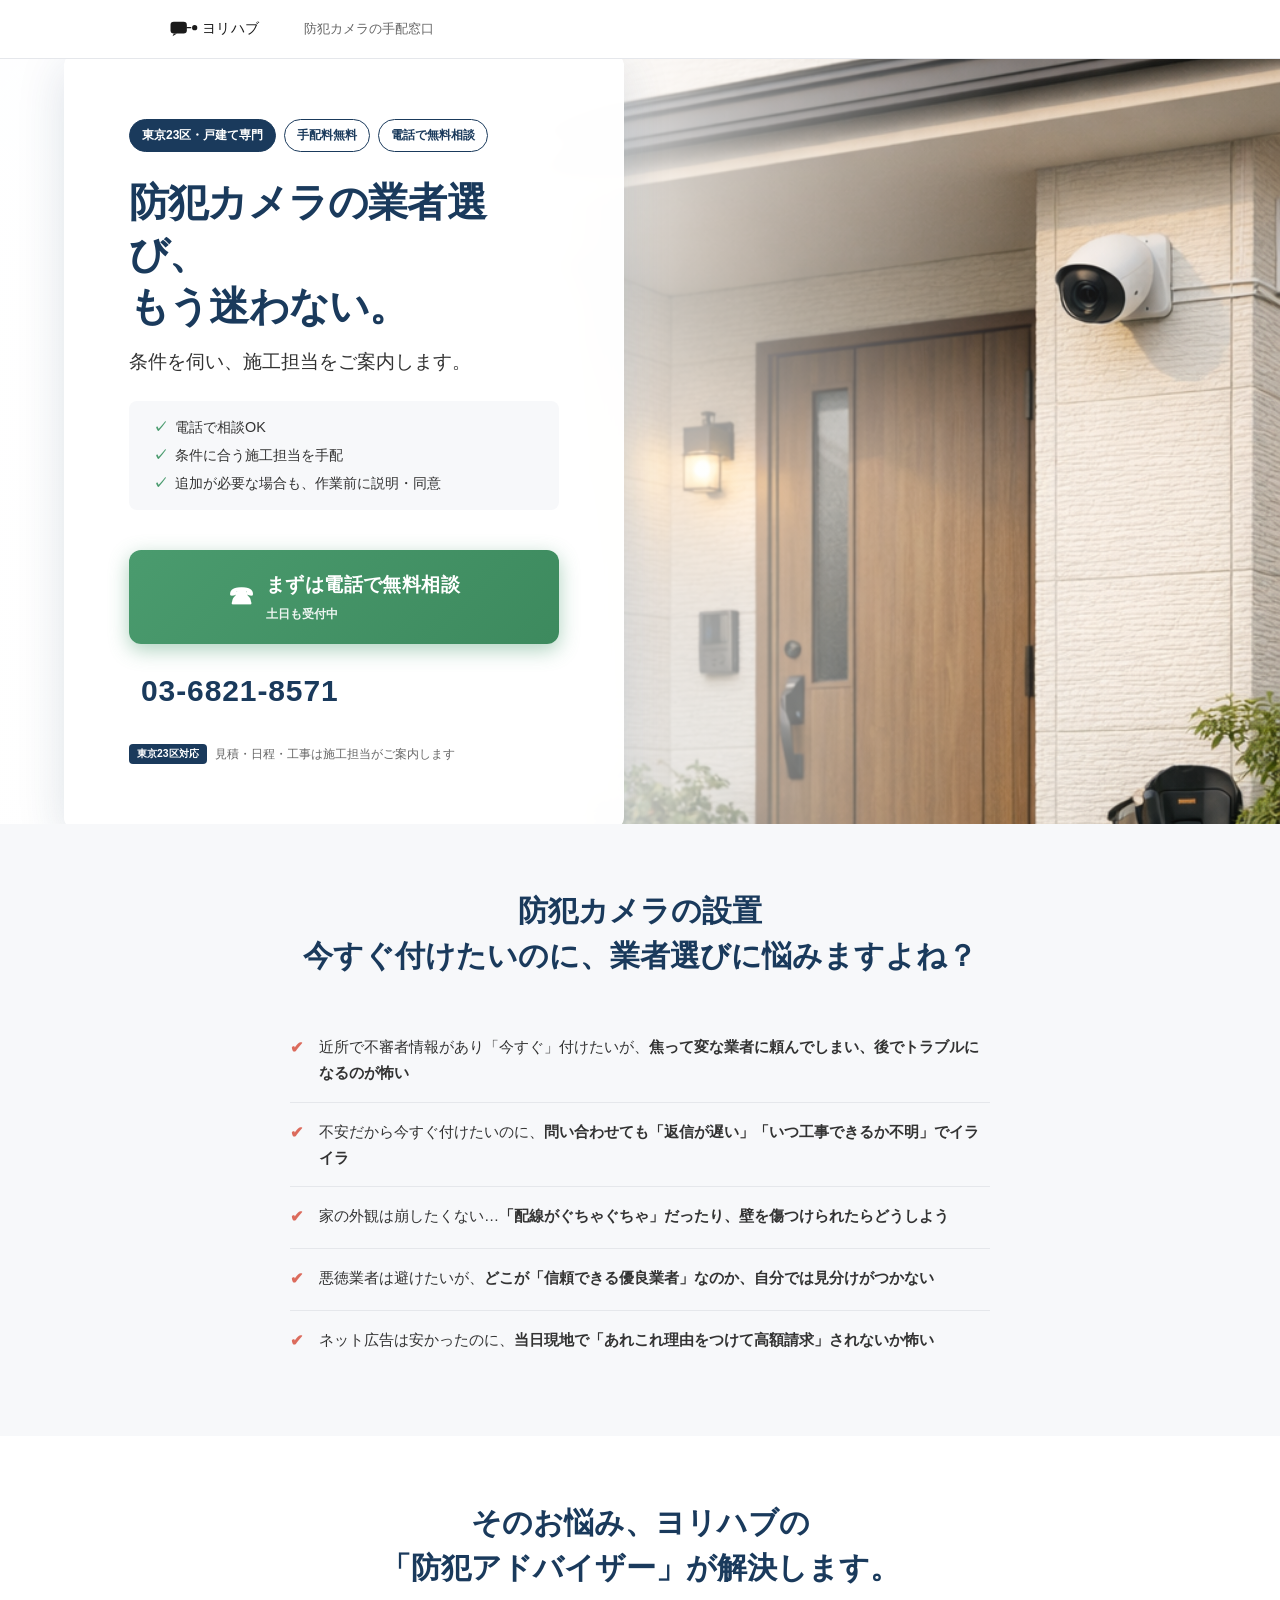
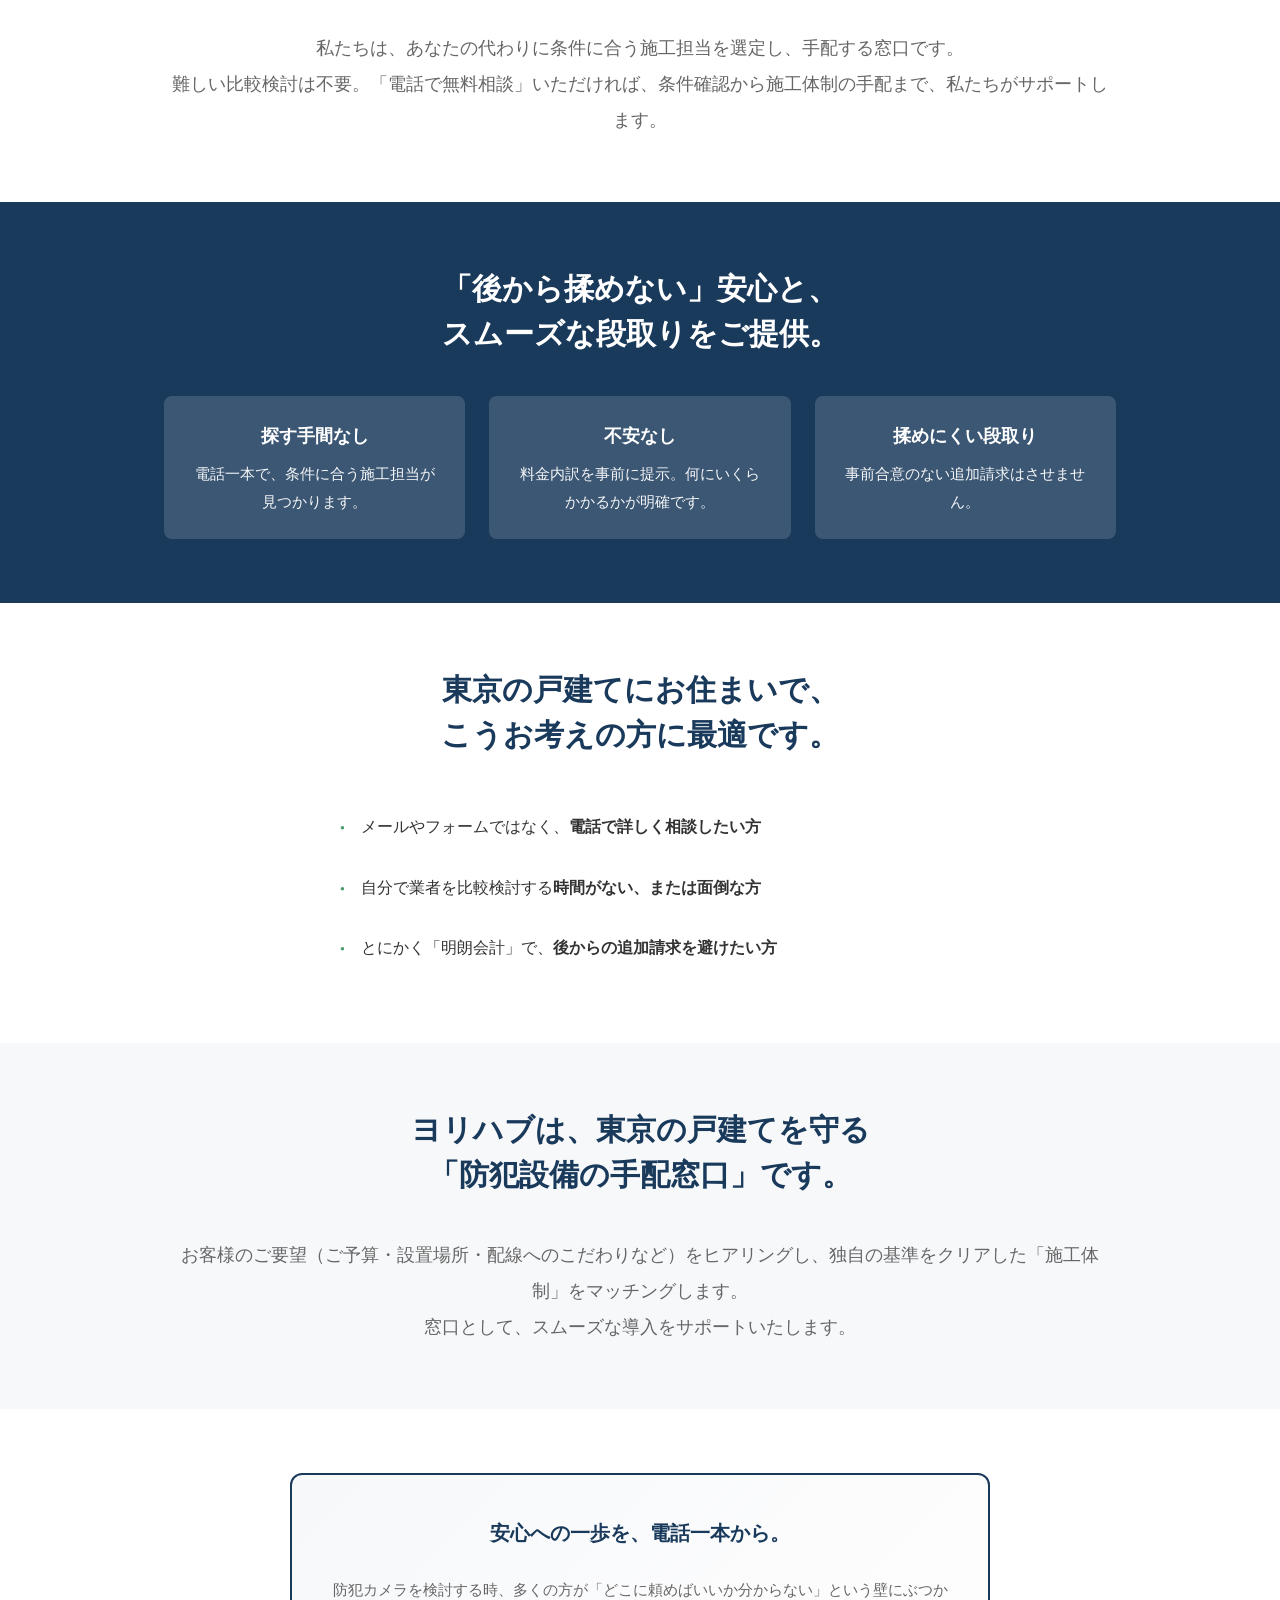
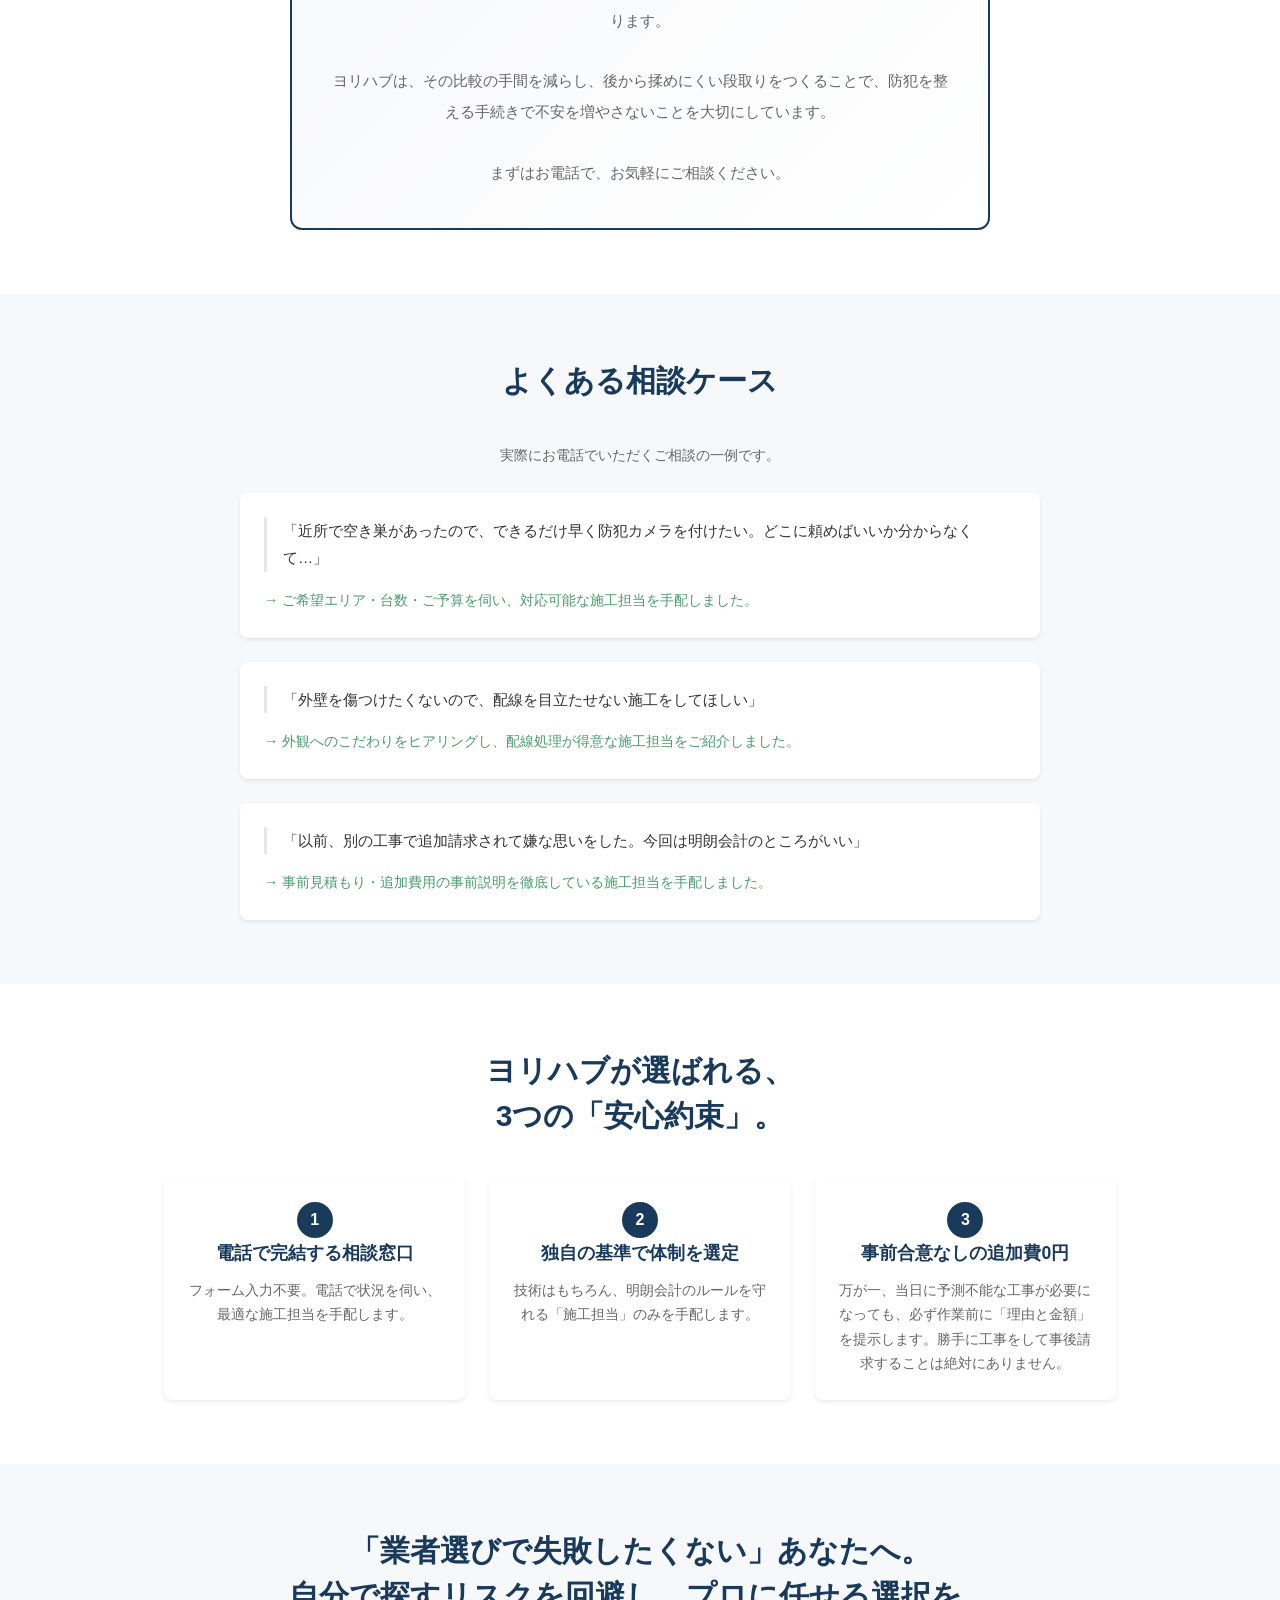
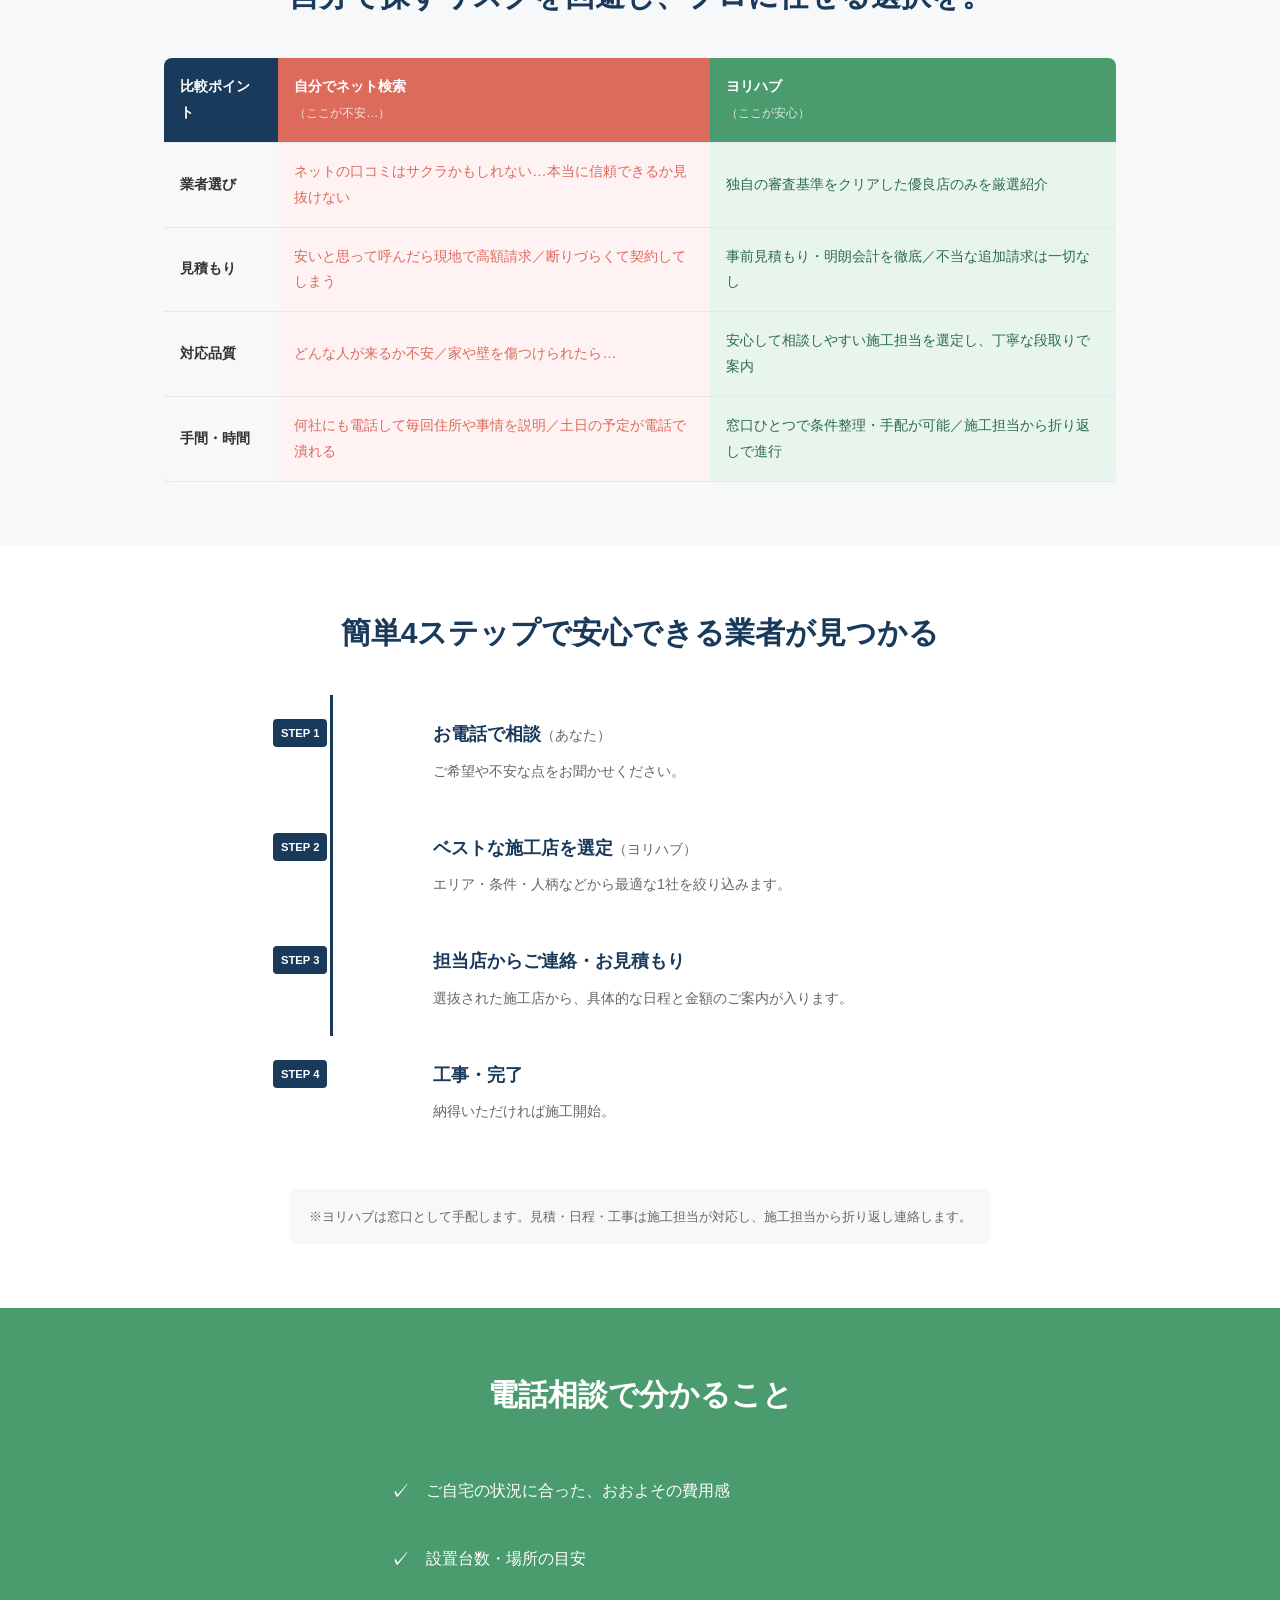
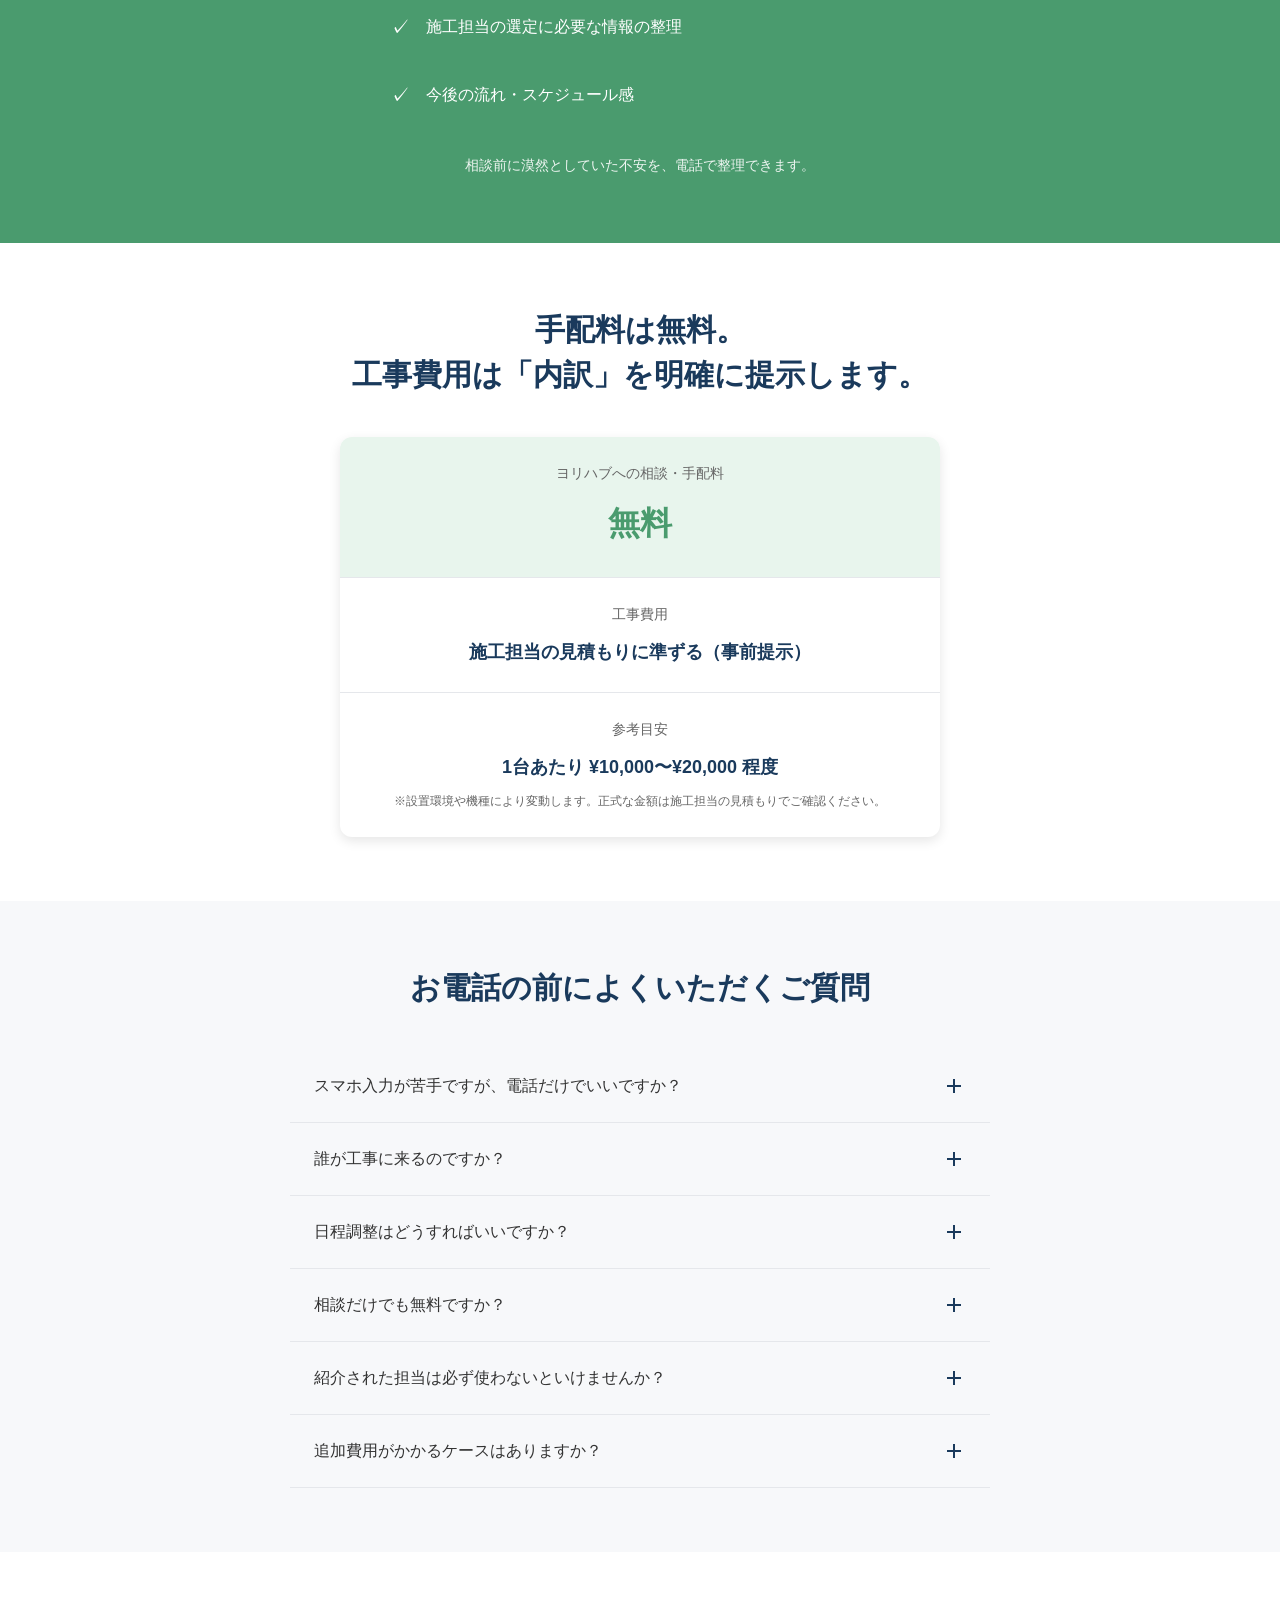
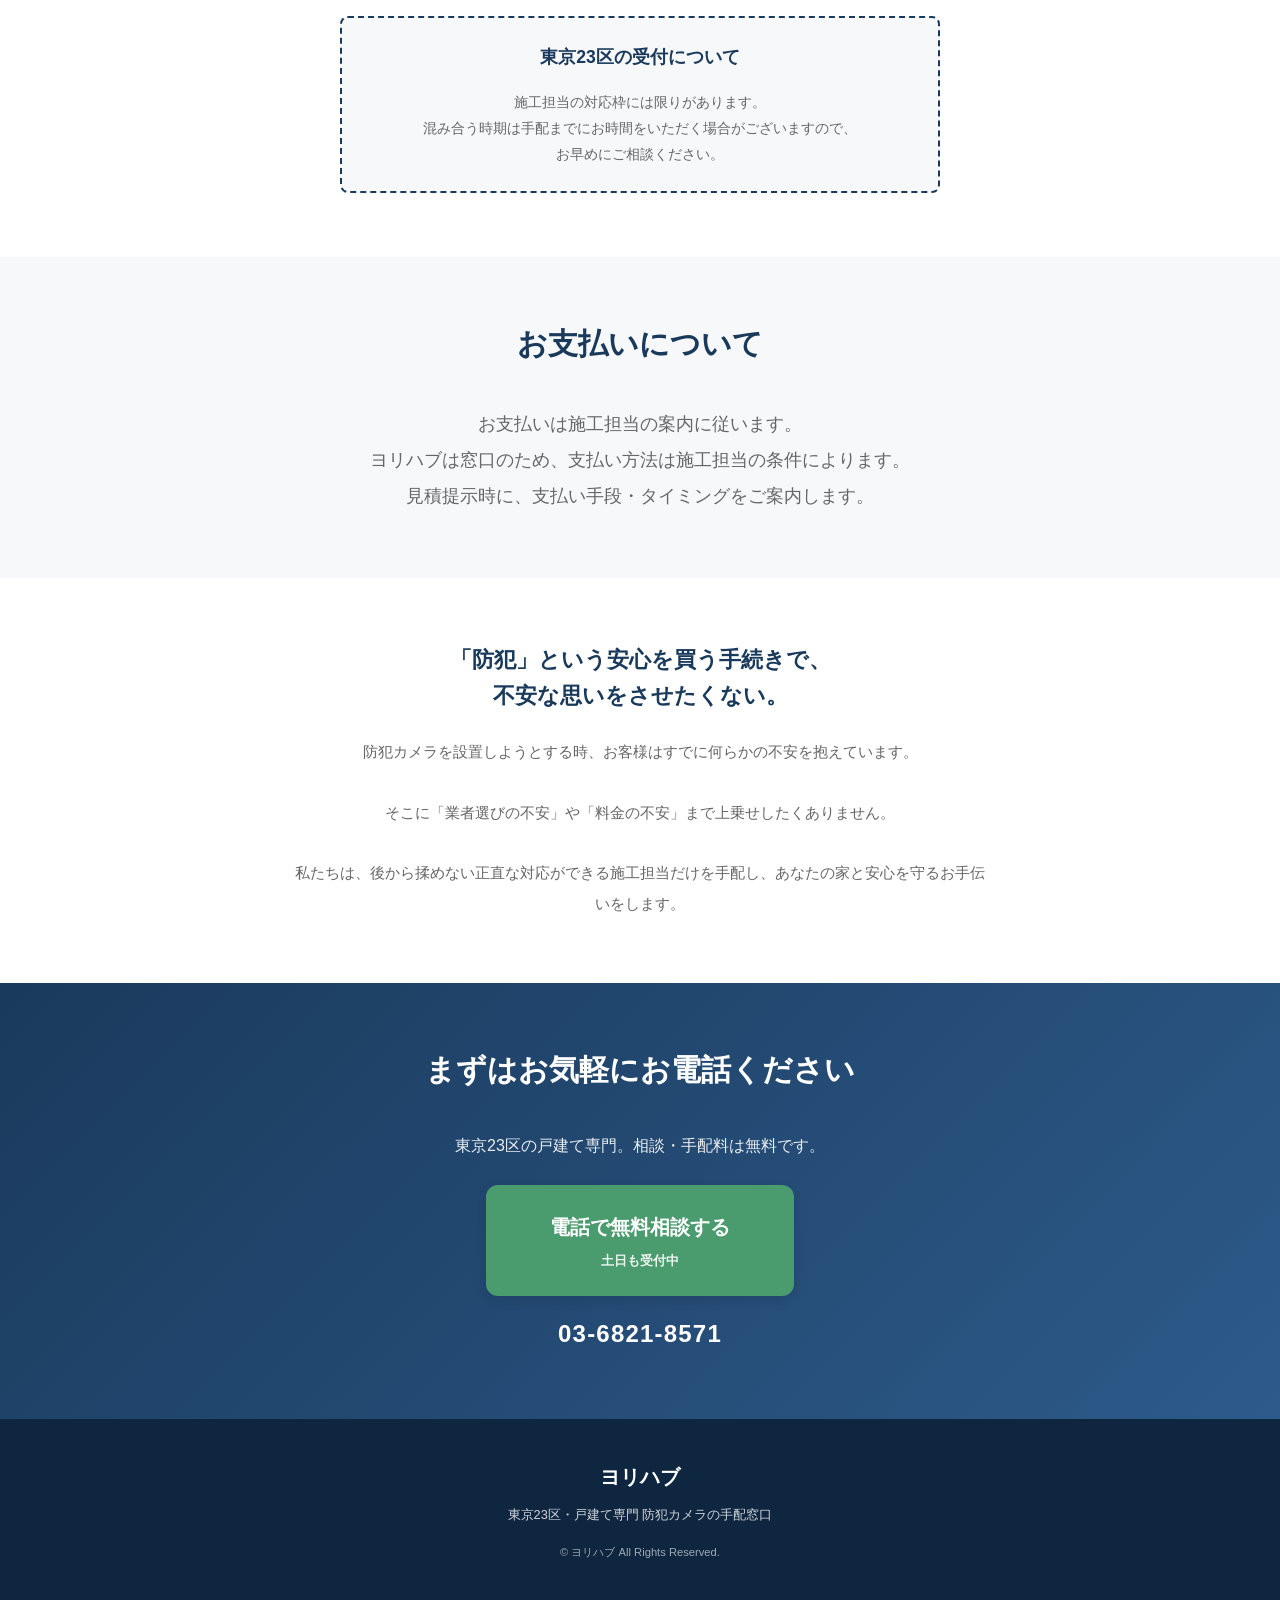
<file: index.html>
<!DOCTYPE html>
<html lang="ja">
<head>
  <meta charset="UTF-8">
  <meta name="viewport" content="width=device-width, initial-scale=1.0">
  <meta name="description" content="東京23区の戸建て向け防犯カメラ設置。電話一本で優良施工店を手配。ヨリハブは相談・手配料無料の窓口サービスです。">
  <title>ヨリハブ｜東京23区・戸建て専門 防犯カメラの手配窓口</title>
  <link rel="canonical" href="https://security.yorihub.jp/">
  <meta property="og:url" content="https://security.yorihub.jp/">
  <meta property="og:title" content="ヨリハブ｜東京23区・戸建て専門 防犯カメラの手配窓口">
  <meta property="og:description" content="東京23区の戸建て向け防犯カメラ設置。電話一本で優良施工店を手配。ヨリハブは相談・手配料無料の窓口サービスです。">
  <meta property="og:type" content="website">
  <link rel="icon" href="/favicon.ico" sizes="48x48" type="image/x-icon">
  <link rel="icon" href="/icon.svg" sizes="any" type="image/svg+xml">
  <link rel="apple-touch-icon" href="/apple-icon.png" sizes="180x180">
  <link rel="stylesheet" href="styles.css">
</head>
<body>
  <!-- ヘッダー -->
  <header class="header">
    <div class="container">
      <div class="header-inner">
        <a href="/" class="header-logo-link" aria-label="ヨリハブ トップページ">
          <img
            src="image/symbol-horizontal-v5b.svg"
            alt="ヨリハブ"
            class="header-logo"
            width="120"
            height="32"
          >
        </a>
        <p class="header-tagline">防犯カメラの手配窓口</p>
      </div>
    </div>
  </header>

  <main>
    <!-- ファーストビュー -->
    <section id="hero" class="hero">
      <!-- 背景画像（picture要素でスマホ/PC切り替え） -->
      <picture class="hero-bg-picture">
        <source
          media="(max-width: 768px)"
          srcset="image/hero-bg-sp2.png"
          type="image/png"
        >
        <img
          src="image/hero-bg.png"
          alt="東京23区の清潔感のある戸建て住宅と防犯カメラ"
          class="hero-bg-img"
          width="1920"
          height="1080"
          loading="eager"
          fetchpriority="high"
        >
      </picture>
      <!-- オーバーレイ（PCのみ使用、スマホは画像に白グラデ込み） -->
      <div class="hero-overlay" aria-hidden="true"></div>

      <!-- コンテンツエリア -->
      <div class="hero-container">
        <!-- 情報カード -->
        <div class="hero-card">
          <!-- バッジ群 -->
          <div class="hero-badges">
            <span class="hero-badge hero-badge-primary">東京23区・戸建て専門</span>
            <span class="hero-badge">手配料無料</span>
            <span class="hero-badge">電話で無料相談</span>
          </div>

          <!-- メイン見出し -->
          <h2 class="hero-title">
            防犯カメラの業者選び、<br>もう迷わない。
          </h2>

          <!-- サブ見出し -->
          <p class="hero-subtitle">条件を伺い、施工担当をご案内します。</p>

          <!-- 安心訴求3点 -->
          <ul class="hero-features">
            <li class="hero-feature">
              <span class="hero-feature-icon" aria-hidden="true">&#10003;</span>
              <span>電話で相談OK</span>
            </li>
            <li class="hero-feature">
              <span class="hero-feature-icon" aria-hidden="true">&#10003;</span>
              <span>条件に合う施工担当を手配</span>
            </li>
            <li class="hero-feature">
              <span class="hero-feature-icon" aria-hidden="true">&#10003;</span>
              <span>追加が必要な場合も、作業前に説明・同意</span>
            </li>
          </ul>

          <!-- CTA -->
          <div class="hero-cta">
            <a href="tel:0368218571" class="cta-button-hero">
              <span class="cta-icon" aria-hidden="true">&#9742;</span>
              <span class="cta-text">
                <span class="cta-main">まずは電話で無料相談</span>
                <span class="cta-sub">土日も受付中</span>
              </span>
            </a>
            <p class="hero-cta-number">
              <span class="hero-number-value">03-6821-8571</span>
            </p>
          </div>

          <!-- 補足文 -->
          <p class="hero-note">
            <span class="hero-note-badge">東京23区対応</span>
            <span class="hero-note-text">見積・日程・工事は施工担当がご案内します</span>
          </p>
        </div>
      </div>
    </section>

    <!-- 共感/問題提起 -->
    <section id="problem" class="section section-gray">
      <div class="container">
        <h2 class="section-title">
          防犯カメラの設置<br>
          <span class="title-accent">今すぐ付けたいのに、業者選びに悩みますよね？</span>
        </h2>

        <ul class="problem-list">
          <li class="problem-item">
            <span class="problem-icon" aria-hidden="true">✔</span>
            <p>近所で不審者情報があり「今すぐ」付けたいが、<strong>焦って変な業者に頼んでしまい、後でトラブルになるのが怖い</strong></p>
          </li>
          <li class="problem-item">
            <span class="problem-icon" aria-hidden="true">✔</span>
            <p>不安だから今すぐ付けたいのに、<strong>問い合わせても「返信が遅い」「いつ工事できるか不明」でイライラ</strong></p>
          </li>
          <li class="problem-item">
            <span class="problem-icon" aria-hidden="true">✔</span>
            <p>家の外観は崩したくない…<strong>「配線がぐちゃぐちゃ」だったり、壁を傷つけられたらどうしよう</strong></p>
          </li>
          <li class="problem-item">
            <span class="problem-icon" aria-hidden="true">✔</span>
            <p>悪徳業者は避けたいが、<strong>どこが「信頼できる優良業者」なのか、自分では見分けがつかない</strong></p>
          </li>
          <li class="problem-item">
            <span class="problem-icon" aria-hidden="true">✔</span>
            <p>ネット広告は安かったのに、<strong>当日現地で「あれこれ理由をつけて高額請求」されないか怖い</strong></p>
          </li>
        </ul>
      </div>
    </section>

    <!-- 解決方法の提示 -->
    <section id="solution" class="section">
      <div class="container">
        <h2 class="section-title">
          そのお悩み、ヨリハブの<br>
          <span class="title-accent">「防犯アドバイザー」が解決します。</span>
        </h2>
        <p class="section-lead">
          私たちは、あなたの代わりに条件に合う施工担当を選定し、手配する窓口です。<br>
          難しい比較検討は不要。「電話で無料相談」いただければ、条件確認から施工体制の手配まで、私たちがサポートします。
        </p>
      </div>
    </section>

    <!-- ベネフィット -->
    <section id="benefit" class="section section-primary">
      <div class="container">
        <h2 class="section-title section-title-white">
          「後から揉めない」安心と、<br>スムーズな段取りをご提供。
        </h2>

        <ul class="benefit-list">
          <li class="benefit-item">
            <h3 class="benefit-title">探す手間なし</h3>
            <p class="benefit-text">電話一本で、条件に合う施工担当が見つかります。</p>
          </li>
          <li class="benefit-item">
            <h3 class="benefit-title">不安なし</h3>
            <p class="benefit-text">料金内訳を事前に提示。何にいくらかかるかが明確です。</p>
          </li>
          <li class="benefit-item">
            <h3 class="benefit-title">揉めにくい段取り</h3>
            <p class="benefit-text">事前合意のない追加請求はさせません。</p>
          </li>
        </ul>
      </div>
    </section>

    <!-- こんな人におすすめ -->
    <section id="recommend" class="section">
      <div class="container">
        <h2 class="section-title">
          東京の戸建てにお住まいで、<br>
          <span class="title-accent">こうお考えの方に最適です。</span>
        </h2>

        <ul class="recommend-list">
          <li class="recommend-item">
            <span class="recommend-icon" aria-hidden="true">●</span>
            <p>メールやフォームではなく、<strong>電話で詳しく相談したい方</strong></p>
          </li>
          <li class="recommend-item">
            <span class="recommend-icon" aria-hidden="true">●</span>
            <p>自分で業者を比較検討する<strong>時間がない、または面倒な方</strong></p>
          </li>
          <li class="recommend-item">
            <span class="recommend-icon" aria-hidden="true">●</span>
            <p>とにかく「明朗会計」で、<strong>後からの追加請求を避けたい方</strong></p>
          </li>
        </ul>
      </div>
    </section>

    <!-- 自己紹介 -->
    <section id="about" class="section section-gray">
      <div class="container">
        <h2 class="section-title">
          ヨリハブは、東京の戸建てを守る<br>
          <span class="title-accent">「防犯設備の手配窓口」です。</span>
        </h2>
        <p class="section-lead">
          お客様のご要望（ご予算・設置場所・配線へのこだわりなど）をヒアリングし、独自の基準をクリアした「施工体制」をマッチングします。<br>
          窓口として、スムーズな導入をサポートいたします。
        </p>
      </div>
    </section>

    <!-- メッセージ -->
    <section id="message" class="section">
      <div class="container">
        <div class="message-box">
          <h2 class="message-title">安心への一歩を、電話一本から。</h2>
          <p class="message-text">
            防犯カメラを検討する時、多くの方が「どこに頼めばいいか分からない」という壁にぶつかります。<br><br>
            ヨリハブは、その比較の手間を減らし、後から揉めにくい段取りをつくることで、防犯を整える手続きで不安を増やさないことを大切にしています。<br><br>
            まずはお電話で、お気軽にご相談ください。
          </p>
        </div>
      </div>
    </section>

    <!-- 相談ケース例 -->
    <section id="cases" class="section section-gray">
      <div class="container">
        <h2 class="section-title">
          <span class="title-accent">よくある相談ケース</span>
        </h2>
        <p class="section-lead-small">実際にお電話でいただくご相談の一例です。</p>

        <ul class="case-list">
          <li class="case-item">
            <p class="case-situation">「近所で空き巣があったので、できるだけ早く防犯カメラを付けたい。どこに頼めばいいか分からなくて…」</p>
            <p class="case-response">→ ご希望エリア・台数・ご予算を伺い、対応可能な施工担当を手配しました。</p>
          </li>
          <li class="case-item">
            <p class="case-situation">「外壁を傷つけたくないので、配線を目立たせない施工をしてほしい」</p>
            <p class="case-response">→ 外観へのこだわりをヒアリングし、配線処理が得意な施工担当をご紹介しました。</p>
          </li>
          <li class="case-item">
            <p class="case-situation">「以前、別の工事で追加請求されて嫌な思いをした。今回は明朗会計のところがいい」</p>
            <p class="case-response">→ 事前見積もり・追加費用の事前説明を徹底している施工担当を手配しました。</p>
          </li>
        </ul>
      </div>
    </section>

    <!-- 選ばれる理由 -->
    <section id="features" class="section">
      <div class="container">
        <h2 class="section-title">
          ヨリハブが選ばれる、<br>
          <span class="title-accent">3つの「安心約束」。</span>
        </h2>

        <ul class="feature-list">
          <li class="feature-item">
            <span class="feature-number" aria-hidden="true">1</span>
            <h3 class="feature-title">電話で完結する相談窓口</h3>
            <p class="feature-text">フォーム入力不要。電話で状況を伺い、最適な施工担当を手配します。</p>
          </li>
          <li class="feature-item">
            <span class="feature-number" aria-hidden="true">2</span>
            <h3 class="feature-title">独自の基準で体制を選定</h3>
            <p class="feature-text">技術はもちろん、明朗会計のルールを守れる「施工担当」のみを手配します。</p>
          </li>
          <li class="feature-item">
            <span class="feature-number" aria-hidden="true">3</span>
            <h3 class="feature-title">事前合意なしの追加費0円</h3>
            <p class="feature-text">万が一、当日に予測不能な工事が必要になっても、必ず作業前に「理由と金額」を提示します。勝手に工事をして事後請求することは絶対にありません。</p>
          </li>
        </ul>
      </div>
    </section>

    <!-- 比較表 -->
    <section id="compare" class="section section-gray">
      <div class="container">
        <h2 class="section-title">
          「業者選びで失敗したくない」あなたへ。<br>
          <span class="title-accent">自分で探すリスクを回避し、プロに任せる選択を。</span>
        </h2>

        <!-- PC用テーブル -->
        <div class="compare-table-wrapper">
          <table class="compare-table">
            <thead>
              <tr>
                <th>比較ポイント</th>
                <th class="col-risk">自分でネット検索<br><small>（ここが不安…）</small></th>
                <th class="col-safe">ヨリハブ<br><small>（ここが安心）</small></th>
              </tr>
            </thead>
            <tbody>
              <tr>
                <td class="row-label">業者選び</td>
                <td class="col-risk">ネットの口コミはサクラかもしれない…本当に信頼できるか見抜けない</td>
                <td class="col-safe">独自の審査基準をクリアした優良店のみを厳選紹介</td>
              </tr>
              <tr>
                <td class="row-label">見積もり</td>
                <td class="col-risk">安いと思って呼んだら現地で高額請求／断りづらくて契約してしまう</td>
                <td class="col-safe">事前見積もり・明朗会計を徹底／不当な追加請求は一切なし</td>
              </tr>
              <tr>
                <td class="row-label">対応品質</td>
                <td class="col-risk">どんな人が来るか不安／家や壁を傷つけられたら…</td>
                <td class="col-safe">安心して相談しやすい施工担当を選定し、丁寧な段取りで案内</td>
              </tr>
              <tr>
                <td class="row-label">手間・時間</td>
                <td class="col-risk">何社にも電話して毎回住所や事情を説明／土日の予定が電話で潰れる</td>
                <td class="col-safe">窓口ひとつで条件整理・手配が可能／施工担当から折り返しで進行</td>
              </tr>
            </tbody>
          </table>
        </div>

        <!-- スマホ用カード -->
        <div class="compare-cards">
          <div class="compare-card">
            <h3 class="compare-card-title">業者選び</h3>
            <div class="compare-card-row">
              <p class="compare-card-label risk-label">自分で検索すると…</p>
              <p class="compare-card-text">ネットの口コミはサクラかもしれない…本当に信頼できるか見抜けない</p>
            </div>
            <div class="compare-card-row">
              <p class="compare-card-label safe-label">ヨリハブなら</p>
              <p class="compare-card-text">独自の審査基準をクリアした優良店のみを厳選紹介</p>
            </div>
          </div>

          <div class="compare-card">
            <h3 class="compare-card-title">見積もり</h3>
            <div class="compare-card-row">
              <p class="compare-card-label risk-label">自分で検索すると…</p>
              <p class="compare-card-text">安いと思って呼んだら現地で高額請求／断りづらくて契約してしまう</p>
            </div>
            <div class="compare-card-row">
              <p class="compare-card-label safe-label">ヨリハブなら</p>
              <p class="compare-card-text">事前見積もり・明朗会計を徹底／不当な追加請求は一切なし</p>
            </div>
          </div>

          <div class="compare-card">
            <h3 class="compare-card-title">対応品質</h3>
            <div class="compare-card-row">
              <p class="compare-card-label risk-label">自分で検索すると…</p>
              <p class="compare-card-text">どんなな人が来るか不安／家や壁を傷つけられたら…</p>
            </div>
            <div class="compare-card-row">
              <p class="compare-card-label safe-label">ヨリハブなら</p>
              <p class="compare-card-text">安心して相談しやすい施工担当を選定し、丁寧な段取りで案内</p>
            </div>
          </div>

          <div class="compare-card">
            <h3 class="compare-card-title">手間・時間</h3>
            <div class="compare-card-row">
              <p class="compare-card-label risk-label">自分で検索すると…</p>
              <p class="compare-card-text">何社にも電話して毎回住所や事情を説明／土日の予定が電話で潰れる</p>
            </div>
            <div class="compare-card-row">
              <p class="compare-card-label safe-label">ヨリハブなら</p>
              <p class="compare-card-text">窓口ひとつで条件整理・手配が可能／施工担当から折り返しで進行</p>
            </div>
          </div>
        </div>
      </div>
    </section>

    <!-- ご利用の流れ -->
    <section id="flow" class="section">
      <div class="container">
        <h2 class="section-title">
          <span class="title-accent">簡単4ステップで安心できる業者が見つかる</span>
        </h2>

        <ol class="flow-list">
          <li class="flow-item">
            <span class="flow-step">STEP 1</span>
            <h3 class="flow-title">お電話で相談<span class="flow-who">（あなた）</span></h3>
            <p class="flow-text">ご希望や不安な点をお聞かせください。</p>
          </li>
          <li class="flow-item">
            <span class="flow-step">STEP 2</span>
            <h3 class="flow-title">ベストな施工店を選定<span class="flow-who">（ヨリハブ）</span></h3>
            <p class="flow-text">エリア・条件・人柄などから最適な1社を絞り込みます。</p>
          </li>
          <li class="flow-item">
            <span class="flow-step">STEP 3</span>
            <h3 class="flow-title">担当店からご連絡・お見積もり</h3>
            <p class="flow-text">選抜された施工店から、具体的な日程と金額のご案内が入ります。</p>
          </li>
          <li class="flow-item">
            <span class="flow-step">STEP 4</span>
            <h3 class="flow-title">工事・完了</h3>
            <p class="flow-text">納得いただければ施工開始。</p>
          </li>
        </ol>

        <p class="flow-note">※ヨリハブは窓口として手配します。見積・日程・工事は施工担当が対応し、施工担当から折り返し連絡します。</p>
      </div>
    </section>

    <!-- 特典 -->
    <section id="bonus" class="section section-accent">
      <div class="container">
        <h2 class="section-title section-title-white">
          <span class="title-accent-white">電話相談で分かること</span>
        </h2>

        <ul class="bonus-list">
          <li class="bonus-item">
            <span class="bonus-check" aria-hidden="true">✓</span>
            <p>ご自宅の状況に合った、おおよその費用感</p>
          </li>
          <li class="bonus-item">
            <span class="bonus-check" aria-hidden="true">✓</span>
            <p>設置台数・場所の目安</p>
          </li>
          <li class="bonus-item">
            <span class="bonus-check" aria-hidden="true">✓</span>
            <p>施工担当の選定に必要な情報の整理</p>
          </li>
          <li class="bonus-item">
            <span class="bonus-check" aria-hidden="true">✓</span>
            <p>今後の流れ・スケジュール感</p>
          </li>
        </ul>

        <p class="bonus-note">相談前に漠然としていた不安を、電話で整理できます。</p>
      </div>
    </section>

    <!-- 料金 -->
    <section id="price" class="section">
      <div class="container">
        <h2 class="section-title">
          手配料は無料。<br>
          <span class="title-accent">工事費用は「内訳」を明確に提示します。</span>
        </h2>

        <div class="price-box">
          <div class="price-item price-free">
            <p class="price-label">ヨリハブへの相談・手配料</p>
            <p class="price-value">無料</p>
          </div>
          <div class="price-item">
            <p class="price-label">工事費用</p>
            <p class="price-value-sub">施工担当の見積もりに準ずる（事前提示）</p>
          </div>
          <div class="price-item">
            <p class="price-label">参考目安</p>
            <p class="price-value-sub">1台あたり ¥10,000〜¥20,000 程度</p>
            <p class="price-note">※設置環境や機種により変動します。正式な金額は施工担当の見積もりでご確認ください。</p>
          </div>
        </div>
      </div>
    </section>

    <!-- FAQ -->
    <section id="faq" class="section section-gray">
      <div class="container">
        <h2 class="section-title">
          <span class="title-accent">お電話の前によくいただくご質問</span>
        </h2>

        <div class="faq-list">
          <div class="faq-item">
            <button class="faq-question" aria-expanded="false" aria-controls="faq1">
              <span>スマホ入力が苦手ですが、電話だけでいいですか？</span>
              <span class="faq-icon" aria-hidden="true"></span>
            </button>
            <div class="faq-answer" id="faq1">
              <p>はい、フォーム入力は不要です。まずはお電話ください。</p>
            </div>
          </div>

          <div class="faq-item">
            <button class="faq-question" aria-expanded="false" aria-controls="faq2">
              <span>誰が工事に来るのですか？</span>
              <span class="faq-icon" aria-hidden="true"></span>
            </button>
            <div class="faq-answer" id="faq2">
              <p>弊社の基準を満たした、エリア担当の施工担当者がお伺いします。</p>
            </div>
          </div>

          <div class="faq-item">
            <button class="faq-question" aria-expanded="false" aria-controls="faq3">
              <span>日程調整はどうすればいいですか？</span>
              <span class="faq-icon" aria-hidden="true"></span>
            </button>
            <div class="faq-answer" id="faq3">
              <p>ヨリハブで受付後、施工担当から折り返しご連絡しますので、そこで直接ご相談ください。</p>
            </div>
          </div>

          <div class="faq-item">
            <button class="faq-question" aria-expanded="false" aria-controls="faq4">
              <span>相談だけでも無料ですか？</span>
              <span class="faq-icon" aria-hidden="true"></span>
            </button>
            <div class="faq-answer" id="faq4">
              <p>はい、電話での無料相談、施工担当の手配までは費用はかかりません。</p>
            </div>
          </div>

          <div class="faq-item">
            <button class="faq-question" aria-expanded="false" aria-controls="faq5">
              <span>紹介された担当は必ず使わないといけませんか？</span>
              <span class="faq-icon" aria-hidden="true"></span>
            </button>
            <div class="faq-answer" id="faq5">
              <p>いいえ。施工担当からの見積もり内容に納得できない場合はお断りいただけます。</p>
            </div>
          </div>

          <div class="faq-item">
            <button class="faq-question" aria-expanded="false" aria-controls="faq6">
              <span>追加費用がかかるケースはありますか？</span>
              <span class="faq-icon" aria-hidden="true"></span>
            </button>
            <div class="faq-answer" id="faq6">
              <p>壁の中の配線状況などで稀に発生しますが、必ず事前合意をいただきます。勝手な追加請求はありません。</p>
            </div>
          </div>
        </div>
      </div>
    </section>

    <!-- 限定性 -->
    <section id="limited" class="section">
      <div class="container">
        <div class="limited-box">
          <p class="limited-title">東京23区の受付について</p>
          <p class="limited-text">
            施工担当の対応枠には限りがあります。<br>
            混み合う時期は手配までにお時間をいただく場合がございますので、<br class="pc-only">
            お早めにご相談ください。
          </p>
        </div>
      </div>
    </section>

    <!-- 支払い方法 -->
    <section id="payment" class="section section-gray">
      <div class="container">
        <h2 class="section-title">
          <span class="title-accent">お支払いについて</span>
        </h2>
        <p class="section-lead">
          お支払いは施工担当の案内に従います。<br>
          ヨリハブは窓口のため、支払い方法は施工担当の条件によります。<br>
          見積提示時に、支払い手段・タイミングをご案内します。
        </p>
      </div>
    </section>

    <!-- 思い -->
    <section id="philosophy" class="section">
      <div class="container">
        <div class="philosophy-box">
          <h2 class="philosophy-title">
            「防犯」という安心を買う手続きで、<br>不安な思いをさせたくない。
          </h2>
          <p class="philosophy-text">
            防犯カメラを設置しようとする時、お客様はすでに何らかの不安を抱えています。<br><br>
            そこに「業者選びの不安」や「料金の不安」まで上乗せしたくありません。<br><br>
            私たちは、後から揉めない正直な対応ができる施工担当だけを手配し、あなたの家と安心を守るお手伝いをします。
          </p>
        </div>
      </div>
    </section>

    <!-- 最終CTA -->
    <section id="final-cta" class="section section-cta">
      <div class="container">
        <h2 class="section-title section-title-white">
          まずはお気軽にお電話ください
        </h2>
        <p class="cta-desc">東京23区の戸建て専門。相談・手配料は無料です。</p>

        <div class="cta-box cta-box-final">
          <a href="tel:0368218571" class="cta-button cta-button-large">
            <span class="cta-main">電話で無料相談する</span>
            <span class="cta-sub">土日も受付中</span>
          </a>
          <p class="cta-number cta-number-white">
            <span class="number-value">03-6821-8571</span>
          </p>
        </div>
      </div>
    </section>
  </main>

  <!-- フッター -->
  <footer class="footer">
    <div class="container">
      <p class="footer-logo">ヨリハブ</p>
      <p class="footer-desc">東京23区・戸建て専門 防犯カメラの手配窓口</p>
      <p class="footer-copy">&copy; ヨリハブ All Rights Reserved.</p>
    </div>
  </footer>

  <!-- スマホ用固定CTAバー（スクロールで表示） -->
  <div class="fixed-cta" id="fixedCta" role="complementary" aria-label="電話で無料相談">
    <a
      href="tel:0368218571"
      class="fixed-cta-button"
      aria-label="電話で無料相談 03-6821-8571 土日も受付中"
    >
      <span class="fixed-cta-icon" aria-hidden="true">
        <svg width="22" height="22" viewBox="0 0 24 24" fill="none" xmlns="http://www.w3.org/2000/svg">
          <path d="M22 16.92v3a2 2 0 0 1-2.18 2 19.79 19.79 0 0 1-8.63-3.07 19.5 19.5 0 0 1-6-6 19.79 19.79 0 0 1-3.07-8.67A2 2 0 0 1 4.11 2h3a2 2 0 0 1 2 1.72 12.84 12.84 0 0 0 .7 2.81 2 2 0 0 1-.45 2.11L8.09 9.91a16 16 0 0 0 6 6l1.27-1.27a2 2 0 0 1 2.11-.45 12.84 12.84 0 0 0 2.81.7A2 2 0 0 1 22 16.92z" fill="currentColor"/>
        </svg>
      </span>
      <span class="fixed-cta-content">
        <span class="fixed-cta-main">まずは電話で無料相談</span>
        <span class="fixed-cta-info">
          <span class="fixed-cta-number">03-6821-8571</span>
          <span class="fixed-cta-sub">土日も受付中</span>
        </span>
      </span>
    </a>
  </div>

  <script src="script.js"></script>
</body>
</html>
</file>
<file: styles.css>
/* ===========================================
   ヨリハブ LP スタイルシート
   =========================================== */

/* ----- CSS変数（カラー・フォント等） ----- */
:root {
  /* カラー */
  --color-primary: #1a3a5c;      /* 濃いネイビー */
  --color-primary-dark: #0f2640;
  --color-primary-light: #2d5a8a;
  --color-accent: #4a9b6e;        /* やさしい緑 */
  --color-accent-hover: #3d8259;
  --color-accent-light: #e8f5ed;
  --color-white: #ffffff;
  --color-gray-light: #f7f8fa;
  --color-gray: #e5e7eb;
  --color-gray-dark: #6b7280;
  --color-text: #333333;
  --color-text-light: #666666;
  --color-risk: #dc6b5c;
  --color-safe: #4a9b6e;

  /* フォント */
  --font-family: "Hiragino Kaku Gothic ProN", "Hiragino Sans", "Yu Gothic", "Meiryo", sans-serif;

  /* サイズ */
  --container-max: 1000px;
  --spacing-xs: 8px;
  --spacing-sm: 16px;
  --spacing-md: 24px;
  --spacing-lg: 40px;
  --spacing-xl: 64px;

  /* 角丸 */
  --radius-sm: 4px;
  --radius-md: 8px;
  --radius-lg: 12px;

  /* シャドウ */
  --shadow-sm: 0 2px 4px rgba(0, 0, 0, 0.08);
  --shadow-md: 0 4px 12px rgba(0, 0, 0, 0.1);
  --shadow-lg: 0 8px 24px rgba(0, 0, 0, 0.12);
}

/* ----- リセット＆ベース ----- */
*,
*::before,
*::after {
  box-sizing: border-box;
  margin: 0;
  padding: 0;
}

html {
  font-size: 16px;
  scroll-behavior: smooth;
}

body {
  font-family: var(--font-family);
  color: var(--color-text);
  background-color: var(--color-white);
  line-height: 1.8;
  -webkit-font-smoothing: antialiased;
  /* 固定CTAバーの分だけ下部にパディング（スマホ用、セーフエリア対応） */
  padding-bottom: calc(90px + env(safe-area-inset-bottom, 0px));
}

@media (min-width: 769px) {
  body {
    padding-bottom: 0;
  }
}

img {
  max-width: 100%;
  height: auto;
  vertical-align: middle;
}

a {
  color: inherit;
  text-decoration: none;
}

ul, ol {
  list-style: none;
}

button {
  font-family: inherit;
  cursor: pointer;
  border: none;
  background: none;
}

/* ----- コンテナ ----- */
.container {
  width: 100%;
  max-width: var(--container-max);
  margin: 0 auto;
  padding: 0 var(--spacing-sm);
}

/* PC時のパディング */
@media (min-width: 769px) {
  .container {
    padding: 0 var(--spacing-md);
  }
}

/* ----- ヘッダー ----- */
.header {
  background-color: var(--color-white);
  border-bottom: 1px solid var(--color-gray);
  padding: 10px 0;
  position: sticky;
  top: 0;
  z-index: 100;
}

.header-inner {
  display: flex;
  align-items: center;
  gap: var(--spacing-sm);
}

.header-logo-link {
  display: flex;
  align-items: center;
  text-decoration: none;
}

.header-logo {
  height: 28px;
  width: auto;
  display: block;
}

.header-tagline {
  font-size: 0.7rem;
  color: var(--color-text-light);
  white-space: nowrap;
}

/* PC時のヘッダー */
@media (min-width: 769px) {
  .header {
    padding: 12px 0;
  }

  .header-logo {
    height: 34px;
  }

  .header-tagline {
    font-size: 0.8rem;
  }
}

/* 旧ロゴクラス（互換性のため残す） */
.logo {
  font-size: 1.5rem;
  font-weight: bold;
  color: var(--color-primary);
}

/* ----- 共通セクション ----- */
.section {
  padding: var(--spacing-xl) 0;
}

.section-gray {
  background-color: var(--color-gray-light);
}

.section-primary {
  background-color: var(--color-primary);
  color: var(--color-white);
}

.section-accent {
  background-color: var(--color-accent);
  color: var(--color-white);
}

.section-cta {
  background: linear-gradient(135deg, var(--color-primary) 0%, var(--color-primary-light) 100%);
  color: var(--color-white);
}

.section-title {
  font-size: 1.5rem;
  font-weight: bold;
  text-align: center;
  margin-bottom: var(--spacing-lg);
  line-height: 1.5;
  color: var(--color-primary);
}

.section-title-white {
  color: var(--color-white);
}

.title-accent {
  color: var(--color-primary);
  display: block;
}

.title-accent-white {
  color: var(--color-white);
}

.section-lead {
  text-align: center;
  font-size: 1rem;
  line-height: 2;
  color: var(--color-text-light);
}

.section-lead-small {
  text-align: center;
  font-size: 0.9rem;
  color: var(--color-text-light);
  margin-bottom: var(--spacing-md);
}

@media (min-width: 769px) {
  .section-title {
    font-size: 1.875rem;
  }

  .section-lead {
    font-size: 1.125rem;
  }
}

/* ===========================================
   ファーストビュー（Hero）- 全面画像ベース
   =========================================== */

/* ----- Hero セクション ----- */
.hero {
  position: relative;
  width: 100%;
  /* スマホ: 画像を見せつつ、CTAまで1画面に収める */
  min-height: 520px;
  height: auto;
  overflow: hidden;
  display: flex;
  align-items: flex-end;
  padding-top: var(--spacing-lg);
  padding-bottom: var(--spacing-md);
}

/* ----- 背景画像 ----- */
.hero-bg-picture {
  position: absolute;
  top: 0;
  left: 0;
  width: 100%;
  height: 100%;
  z-index: 1;
}

.hero-bg-img {
  position: absolute;
  top: 0;
  left: 0;
  width: 100%;
  height: 100%;
  object-fit: cover;
  /* スマホ: 右側の防犯カメラと玄関が見えるよう配置 */
  object-position: 65% center;
}

/* ----- オーバーレイ ----- */
.hero-overlay {
  position: absolute;
  top: 0;
  left: 0;
  width: 100%;
  height: 100%;
  z-index: 2;
  /* スマホ: 左下のパネル背後だけ軽くオーバーレイ、右側は防犯カメラが見えるよう透明 */
  background: linear-gradient(
    135deg,
    rgba(255, 255, 255, 0.4) 0%,
    rgba(255, 255, 255, 0.2) 30%,
    rgba(255, 255, 255, 0) 60%,
    rgba(255, 255, 255, 0) 100%
  );
}

/* ----- コンテンツコンテナ ----- */
.hero-container {
  position: relative;
  z-index: 3;
  width: 100%;
  max-width: 1200px;
  margin: 0 auto;
  padding: 0 var(--spacing-sm);
  display: flex;
  /* スマホ: やや左寄せ（右側に防犯カメラが見えるよう） */
  justify-content: flex-start;
  align-items: flex-end;
}

/* ----- 情報パネル（スマホ版：やや左寄せ・コンパクト・半透明） ----- */
.hero-card {
  width: 75%;
  max-width: 300px;
  /* 半透明パネル：背景となじませる */
  background: rgba(255, 255, 255, 0.9);
  backdrop-filter: blur(8px);
  -webkit-backdrop-filter: blur(8px);
  border-radius: var(--radius-lg);
  padding: var(--spacing-md) var(--spacing-sm);
  box-shadow: 0 -4px 24px rgba(26, 58, 92, 0.08);
  border: 1px solid rgba(255, 255, 255, 0.7);
  /* 左寄せ */
  text-align: left;
}

/* ----- バッジ群（スマホ版は左寄せ） ----- */
.hero-badges {
  display: flex;
  flex-wrap: wrap;
  justify-content: flex-start;
  gap: 6px;
  margin-bottom: 12px;
}

/* スマホでは3つ目のバッジを非表示 */
.hero-badge:nth-child(3) {
  display: none;
}

.hero-badge {
  display: inline-block;
  background-color: var(--color-white);
  color: var(--color-primary);
  font-size: 0.68rem;
  font-weight: bold;
  padding: 4px 10px;
  border-radius: 50px;
  border: 1px solid var(--color-primary);
}

.hero-badge-primary {
  background-color: var(--color-primary);
  color: var(--color-white);
  border-color: var(--color-primary);
}

/* ----- メイン見出し ----- */
.hero-title {
  font-size: 1.35rem;
  font-weight: bold;
  color: var(--color-primary);
  line-height: 1.35;
  margin-bottom: 8px;
  letter-spacing: -0.02em;
}

/* ----- サブ見出し ----- */
.hero-subtitle {
  font-size: 0.9rem;
  color: var(--color-text);
  margin-bottom: 14px;
  line-height: 1.5;
}

/* ----- 安心訴求3点 ----- */
.hero-features {
  display: flex;
  flex-direction: column;
  align-items: flex-start;
  gap: 5px;
  margin-bottom: 16px;
  padding: 10px 12px;
  background: rgba(26, 58, 92, 0.04);
  border-radius: var(--radius-md);
}

.hero-feature {
  display: flex;
  align-items: center;
  justify-content: flex-start;
  gap: 6px;
  font-size: 0.75rem;
  color: var(--color-text);
  line-height: 1.4;
}

.hero-feature-icon {
  flex-shrink: 0;
  color: var(--color-accent);
  font-weight: bold;
  font-size: 0.8rem;
}

/* ----- CTA ----- */
.hero-cta {
  margin-bottom: 10px;
}

.cta-button-hero {
  display: flex;
  align-items: center;
  justify-content: center;
  gap: 10px;
  width: 100%;
  background: linear-gradient(135deg, var(--color-accent) 0%, #3d8a5e 100%);
  color: var(--color-white);
  padding: 14px 20px;
  border-radius: var(--radius-lg);
  font-weight: bold;
  text-align: center;
  box-shadow: 0 6px 20px rgba(74, 155, 110, 0.45);
  transition: all 0.3s ease;
  text-decoration: none;
}

.cta-button-hero:hover,
.cta-button-hero:focus {
  background: linear-gradient(135deg, var(--color-accent-hover) 0%, #2d7a4e 100%);
  transform: translateY(-3px);
  box-shadow: 0 8px 28px rgba(74, 155, 110, 0.5);
}

.cta-button-hero:active {
  transform: translateY(-1px);
}

.cta-button-hero .cta-icon {
  font-size: 1.3rem;
  line-height: 1;
}

.cta-button-hero .cta-text {
  display: flex;
  flex-direction: column;
  align-items: flex-start;
}

.cta-button-hero .cta-main {
  display: block;
  font-size: 1rem;
  letter-spacing: 0.02em;
}

.cta-button-hero .cta-sub {
  display: block;
  font-size: 0.7rem;
  opacity: 0.9;
  margin-top: 2px;
}

/* ----- 電話番号 ----- */
.hero-cta-number {
  margin-top: 10px;
  text-align: left;
  padding: 8px 12px;
  background: transparent;
  border-radius: var(--radius-sm);
}

.hero-number-label {
  display: block;
  font-size: 0.65rem;
  color: var(--color-text-light);
  margin-bottom: 2px;
}

.hero-number-value {
  font-size: 1.35rem;
  font-weight: bold;
  color: var(--color-primary);
  letter-spacing: 0.03em;
}

/* ----- 補足文（スマホ版は左寄せ） ----- */
.hero-note {
  font-size: 0.65rem;
  color: var(--color-text-light);
  display: flex;
  flex-wrap: wrap;
  justify-content: flex-start;
  align-items: center;
  gap: 4px;
  line-height: 1.4;
  margin-top: 4px;
}

/* スマホではバッジを非表示にしてテキストのみ */
.hero-note-badge {
  display: none;
}

.hero-note-text {
  text-align: left;
}

/* ===========================================
   Hero レスポンシブ対応
   =========================================== */

/* ----- タブレット（600px以上） ----- */
@media (min-width: 600px) {
  .hero {
    min-height: 520px;
    height: 75vh;
    max-height: 680px;
    padding-top: var(--spacing-lg);
    padding-bottom: var(--spacing-lg);
    align-items: center;
  }

  .hero-overlay {
    /* タブレット: 左からのグラデーションに切り替え */
    background: linear-gradient(
      90deg,
      rgba(255, 255, 255, 0.92) 0%,
      rgba(255, 255, 255, 0.8) 40%,
      rgba(255, 255, 255, 0.3) 70%,
      rgba(255, 255, 255, 0) 100%
    );
  }

  .hero-container {
    padding: 0 var(--spacing-md);
    justify-content: flex-start;
  }

  .hero-card {
    width: auto;
    max-width: 400px;
    padding: var(--spacing-md);
    background: rgba(255, 255, 255, 0.92);
    text-align: left;
  }

  .hero-badges {
    justify-content: flex-start;
  }

  /* バッジ3つ目を表示 */
  .hero-badge:nth-child(3) {
    display: inline-block;
  }

  .hero-badge {
    font-size: 0.7rem;
    padding: 4px 10px;
  }

  .hero-title {
    font-size: 1.5rem;
    margin-bottom: 8px;
  }

  .hero-subtitle {
    font-size: 0.95rem;
    margin-bottom: 12px;
  }

  .hero-features {
    align-items: flex-start;
    gap: 6px;
    padding: 10px 12px;
  }

  .hero-feature {
    justify-content: flex-start;
    font-size: 0.8rem;
  }

  .hero-cta-number {
    text-align: left;
  }

  .hero-number-value {
    font-size: 1.4rem;
  }

  /* 補足文バッジを表示 */
  .hero-note-badge {
    display: inline-block;
    background-color: var(--color-primary);
    color: var(--color-white);
    font-size: 0.6rem;
    font-weight: bold;
    padding: 2px 6px;
    border-radius: var(--radius-sm);
  }

  .hero-note {
    justify-content: flex-start;
    font-size: 0.65rem;
  }

  .hero-note-text {
    text-align: left;
  }
}

/* ----- PC（769px以上） ----- */
@media (min-width: 769px) {
  .hero {
    min-height: 600px;
    height: 85vh;
    max-height: 800px;
    padding-top: 0;
    padding-bottom: 0;
    align-items: center;
  }

  .hero-bg-img {
    /* PCでは防犯カメラ（右上）と戸建て玄関が自然に見えるよう配置 */
    object-position: 70% 20%;
  }

  .hero-overlay {
    /* PCでは左側のみ濃く、右側の防犯カメラ・戸建てを見せる */
    background: linear-gradient(
      90deg,
      rgba(255, 255, 255, 0.97) 0%,
      rgba(255, 255, 255, 0.93) 40%,
      rgba(255, 255, 255, 0.5) 60%,
      rgba(255, 255, 255, 0.1) 80%,
      rgba(255, 255, 255, 0) 100%
    );
  }

  .hero-container {
    padding: 0 var(--spacing-xl);
    justify-content: flex-start;
    align-items: center;
  }

  .hero-card {
    max-width: 480px;
    padding: var(--spacing-lg) var(--spacing-xl);
    background: rgba(255, 255, 255, 0.97);
    box-shadow: 0 12px 48px rgba(26, 58, 92, 0.15);
    border-radius: var(--radius-lg);
  }

  .hero-badges {
    margin-bottom: var(--spacing-md);
    gap: 8px;
  }

  .hero-badge {
    font-size: 0.75rem;
    padding: 5px 12px;
  }

  .hero-title {
    font-size: 2.125rem;
    margin-bottom: var(--spacing-sm);
    line-height: 1.3;
  }

  .hero-subtitle {
    font-size: 1.125rem;
    margin-bottom: var(--spacing-md);
  }

  .hero-features {
    gap: 8px;
    padding: var(--spacing-sm) var(--spacing-md);
    margin-bottom: var(--spacing-lg);
    background: var(--color-gray-light);
    border-radius: var(--radius-md);
  }

  .hero-feature {
    font-size: 0.9rem;
    gap: 8px;
  }

  .hero-feature-icon {
    font-size: 0.9rem;
  }

  .hero-cta {
    margin-bottom: var(--spacing-sm);
  }

  .cta-button-hero {
    padding: 18px 32px;
    gap: 12px;
    border-radius: var(--radius-lg);
  }

  .cta-button-hero .cta-icon {
    font-size: 1.6rem;
  }

  .cta-button-hero .cta-main {
    font-size: 1.2rem;
  }

  .cta-button-hero .cta-sub {
    font-size: 0.75rem;
  }

  .hero-cta-number {
    padding: 10px 12px;
    margin-top: 10px;
    border-radius: var(--radius-md);
  }

  .hero-number-label {
    font-size: 0.7rem;
  }

  .hero-number-value {
    font-size: 1.75rem;
  }

  .hero-note {
    font-size: 0.75rem;
    gap: 8px;
  }

  .hero-note-badge {
    font-size: 0.65rem;
    padding: 3px 8px;
  }
}

/* ----- 大画面（1024px以上） ----- */
@media (min-width: 1024px) {
  .hero {
    min-height: 650px;
    max-height: 850px;
  }

  .hero-card {
    max-width: 520px;
    padding: var(--spacing-xl);
  }

  .hero-title {
    font-size: 2.375rem;
  }

  .hero-subtitle {
    font-size: 1.2rem;
  }

  .hero-number-value {
    font-size: 1.875rem;
  }
}

/* ----- 超大画面（1280px以上） ----- */
@media (min-width: 1280px) {
  .hero-container {
    max-width: 1400px;
  }

  .hero-card {
    max-width: 560px;
  }

  .hero-title {
    font-size: 2.5rem;
  }
}

/* 旧クラス（互換性のため残す） */
.hero-label {
  display: inline-block;
  background-color: var(--color-primary);
  color: var(--color-white);
  font-size: 0.875rem;
  font-weight: bold;
  padding: var(--spacing-xs) var(--spacing-sm);
  border-radius: var(--radius-sm);
  margin-bottom: var(--spacing-md);
}

.hero-points {
  display: flex;
  flex-wrap: wrap;
  justify-content: center;
  gap: var(--spacing-xs);
  margin-bottom: var(--spacing-lg);
}

.point-badge {
  display: inline-block;
  background-color: var(--color-accent-light);
  color: var(--color-accent);
  font-size: 0.8rem;
  font-weight: bold;
  padding: 6px 12px;
  border-radius: 50px;
  border: 1px solid var(--color-accent);
}

/* ----- CTAボックス ----- */
.cta-box {
  text-align: center;
}

.cta-button {
  display: inline-block;
  background-color: var(--color-accent);
  color: var(--color-white);
  padding: var(--spacing-sm) var(--spacing-lg);
  border-radius: var(--radius-lg);
  font-weight: bold;
  text-align: center;
  box-shadow: var(--shadow-md);
  transition: background-color 0.3s, transform 0.2s;
}

.cta-button:hover,
.cta-button:focus {
  background-color: var(--color-accent-hover);
  transform: translateY(-2px);
}

.cta-button:active {
  transform: translateY(0);
}

.cta-main {
  display: block;
  font-size: 1.125rem;
}

.cta-sub {
  display: block;
  font-size: 0.8rem;
  opacity: 0.9;
  margin-top: 4px;
}

.cta-button-large {
  padding: var(--spacing-md) var(--spacing-xl);
}

.cta-button-large .cta-main {
  font-size: 1.25rem;
}

.cta-number {
  margin-top: var(--spacing-sm);
}

.number-label {
  display: block;
  font-size: 0.75rem;
  color: var(--color-text-light);
}

.number-value {
  font-size: 1.5rem;
  font-weight: bold;
  color: var(--color-primary);
  letter-spacing: 0.05em;
}

.cta-number-white .number-label,
.cta-number-white .number-value {
  color: var(--color-white);
}

.cta-note {
  font-size: 0.75rem;
  color: var(--color-text-light);
  margin-top: var(--spacing-sm);
}

.cta-desc {
  text-align: center;
  margin-bottom: var(--spacing-md);
  opacity: 0.9;
}

.cta-box-final {
  margin-top: var(--spacing-md);
}

/* ----- 問題提起 ----- */
.problem-list {
  max-width: 700px;
  margin: 0 auto;
}

.problem-item {
  display: flex;
  align-items: flex-start;
  gap: var(--spacing-sm);
  padding: var(--spacing-sm) 0;
  border-bottom: 1px solid var(--color-gray);
}

.problem-item:last-child {
  border-bottom: none;
}

.problem-icon {
  flex-shrink: 0;
  color: var(--color-risk);
  font-weight: bold;
}

.problem-item p {
  font-size: 0.95rem;
  line-height: 1.7;
}

.problem-item strong {
  color: var(--color-text);
}

/* ----- ベネフィット ----- */
.benefit-list {
  display: grid;
  gap: var(--spacing-md);
  max-width: 700px;
  margin: 0 auto;
}

.benefit-item {
  background-color: rgba(255, 255, 255, 0.15);
  padding: var(--spacing-md);
  border-radius: var(--radius-md);
  text-align: center;
}

.benefit-title {
  font-size: 1.125rem;
  font-weight: bold;
  margin-bottom: var(--spacing-xs);
}

.benefit-text {
  font-size: 0.95rem;
  opacity: 0.95;
}

@media (min-width: 769px) {
  .benefit-list {
    grid-template-columns: repeat(3, 1fr);
    max-width: 100%;
  }
}

/* ----- こんな人におすすめ ----- */
.recommend-list {
  max-width: 600px;
  margin: 0 auto;
}

.recommend-item {
  display: flex;
  align-items: flex-start;
  gap: var(--spacing-sm);
  padding: var(--spacing-sm) 0;
}

.recommend-icon {
  flex-shrink: 0;
  color: var(--color-accent);
  font-size: 0.5rem;
  margin-top: 8px;
}

.recommend-item p {
  font-size: 1rem;
}

/* ----- メッセージボックス ----- */
.message-box {
  background: linear-gradient(135deg, var(--color-gray-light) 0%, var(--color-white) 100%);
  border: 2px solid var(--color-primary);
  border-radius: var(--radius-lg);
  padding: var(--spacing-lg);
  text-align: center;
  max-width: 700px;
  margin: 0 auto;
}

.message-title {
  font-size: 1.25rem;
  color: var(--color-primary);
  margin-bottom: var(--spacing-md);
}

.message-text {
  font-size: 0.95rem;
  color: var(--color-text-light);
  line-height: 2;
}

/* ----- 相談ケース例 ----- */
.case-list {
  display: grid;
  gap: var(--spacing-md);
  max-width: 800px;
  margin: 0 auto;
}

.case-item {
  background-color: var(--color-white);
  padding: var(--spacing-md);
  border-radius: var(--radius-md);
  box-shadow: var(--shadow-sm);
}

.case-situation {
  font-size: 0.95rem;
  color: var(--color-text);
  padding-left: var(--spacing-sm);
  border-left: 3px solid var(--color-gray);
  margin-bottom: var(--spacing-sm);
}

.case-response {
  font-size: 0.9rem;
  color: var(--color-accent);
  font-weight: 500;
}

/* ----- 選ばれる理由（3つの安心約束） ----- */
.feature-list {
  display: grid;
  gap: var(--spacing-md);
  max-width: 800px;
  margin: 0 auto;
}

.feature-item {
  background-color: var(--color-white);
  padding: var(--spacing-md);
  border-radius: var(--radius-md);
  box-shadow: var(--shadow-sm);
  position: relative;
  padding-left: 60px;
}

.feature-number {
  position: absolute;
  left: var(--spacing-sm);
  top: var(--spacing-sm);
  width: 36px;
  height: 36px;
  background-color: var(--color-primary);
  color: var(--color-white);
  border-radius: 50%;
  display: flex;
  align-items: center;
  justify-content: center;
  font-weight: bold;
  font-size: 1rem;
}

.feature-title {
  font-size: 1.1rem;
  color: var(--color-primary);
  margin-bottom: var(--spacing-xs);
}

.feature-text {
  font-size: 0.9rem;
  color: var(--color-text-light);
  line-height: 1.7;
}

@media (min-width: 769px) {
  .feature-list {
    grid-template-columns: repeat(3, 1fr);
    max-width: 100%;
  }

  .feature-item {
    padding-left: var(--spacing-md);
    padding-top: 60px;
  }

  .feature-number {
    left: 50%;
    top: var(--spacing-md);
    transform: translateX(-50%);
  }

  .feature-title,
  .feature-text {
    text-align: center;
  }
}

/* ----- 比較表 ----- */
/* PC用テーブル */
.compare-table-wrapper {
  display: none;
  overflow-x: auto;
}

.compare-table {
  width: 100%;
  border-collapse: collapse;
  background-color: var(--color-white);
  border-radius: var(--radius-md);
  overflow: hidden;
  box-shadow: var(--shadow-sm);
}

.compare-table th,
.compare-table td {
  padding: var(--spacing-sm);
  text-align: left;
  font-size: 0.9rem;
  border-bottom: 1px solid var(--color-gray);
}

.compare-table thead th {
  background-color: var(--color-primary);
  color: var(--color-white);
  font-weight: bold;
}

.compare-table thead th small {
  font-weight: normal;
  opacity: 0.8;
}

.compare-table .row-label {
  font-weight: bold;
  background-color: var(--color-gray-light);
  white-space: nowrap;
}

.compare-table .col-risk {
  background-color: #fef2f2;
  color: var(--color-risk);
}

.compare-table .col-safe {
  background-color: var(--color-accent-light);
  color: #2d6a4f;
}

.compare-table thead .col-risk {
  background-color: var(--color-risk);
  color: var(--color-white);
}

.compare-table thead .col-safe {
  background-color: var(--color-accent);
  color: var(--color-white);
}

/* スマホ用カード */
.compare-cards {
  display: grid;
  gap: var(--spacing-md);
}

.compare-card {
  background-color: var(--color-white);
  border-radius: var(--radius-md);
  overflow: hidden;
  box-shadow: var(--shadow-sm);
}

.compare-card-title {
  background-color: var(--color-primary);
  color: var(--color-white);
  padding: var(--spacing-sm);
  font-size: 1rem;
  text-align: center;
}

.compare-card-row {
  padding: var(--spacing-sm);
  border-bottom: 1px solid var(--color-gray);
}

.compare-card-row:last-child {
  border-bottom: none;
}

.compare-card-label {
  font-size: 0.75rem;
  font-weight: bold;
  margin-bottom: 4px;
}

.risk-label {
  color: var(--color-risk);
}

.safe-label {
  color: var(--color-accent);
}

.compare-card-text {
  font-size: 0.9rem;
  line-height: 1.6;
}

.compare-card-row:has(.risk-label) {
  background-color: #fef2f2;
}

.compare-card-row:has(.safe-label) {
  background-color: var(--color-accent-light);
}

@media (min-width: 769px) {
  .compare-table-wrapper {
    display: block;
  }

  .compare-cards {
    display: none;
  }
}

/* ----- ご利用の流れ ----- */
.flow-list {
  max-width: 700px;
  margin: 0 auto;
  position: relative;
}

.flow-item {
  position: relative;
  padding: var(--spacing-md);
  padding-left: 100px;
  border-left: 3px solid var(--color-primary);
  margin-left: 40px;
}

.flow-item:last-child {
  border-left-color: transparent;
}

.flow-step {
  position: absolute;
  left: -60px;
  top: var(--spacing-md);
  background-color: var(--color-primary);
  color: var(--color-white);
  font-size: 0.7rem;
  font-weight: bold;
  padding: 4px 8px;
  border-radius: var(--radius-sm);
  white-space: nowrap;
}

.flow-title {
  font-size: 1.1rem;
  color: var(--color-primary);
  margin-bottom: var(--spacing-xs);
}

.flow-who {
  font-size: 0.85rem;
  color: var(--color-text-light);
  font-weight: normal;
}

.flow-text {
  font-size: 0.9rem;
  color: var(--color-text-light);
}

.flow-note {
  max-width: 700px;
  margin: var(--spacing-lg) auto 0;
  font-size: 0.8rem;
  color: var(--color-text-light);
  text-align: center;
  padding: var(--spacing-sm);
  background-color: var(--color-gray-light);
  border-radius: var(--radius-sm);
}

@media (max-width: 480px) {
  .flow-item {
    padding-left: 16px;
    margin-left: 60px;
  }

  .flow-step {
    left: -75px;
    font-size: 0.65rem;
  }
}

/* ----- 特典 ----- */
.bonus-list {
  max-width: 500px;
  margin: 0 auto;
}

.bonus-item {
  display: flex;
  align-items: center;
  gap: var(--spacing-sm);
  padding: var(--spacing-sm) 0;
}

.bonus-check {
  flex-shrink: 0;
  font-size: 1.25rem;
}

.bonus-item p {
  font-size: 1rem;
}

.bonus-note {
  text-align: center;
  margin-top: var(--spacing-md);
  font-size: 0.9rem;
  opacity: 0.9;
}

/* ----- 料金 ----- */
.price-box {
  max-width: 600px;
  margin: 0 auto;
  background-color: var(--color-white);
  border-radius: var(--radius-lg);
  overflow: hidden;
  box-shadow: var(--shadow-md);
}

.price-item {
  padding: var(--spacing-md);
  border-bottom: 1px solid var(--color-gray);
  text-align: center;
}

.price-item:last-child {
  border-bottom: none;
}

.price-free {
  background-color: var(--color-accent-light);
}

.price-label {
  font-size: 0.9rem;
  color: var(--color-text-light);
  margin-bottom: var(--spacing-xs);
}

.price-value {
  font-size: 2rem;
  font-weight: bold;
  color: var(--color-accent);
}

.price-value-sub {
  font-size: 1.125rem;
  font-weight: bold;
  color: var(--color-primary);
}

.price-note {
  font-size: 0.75rem;
  color: var(--color-text-light);
  margin-top: var(--spacing-xs);
}

/* ----- FAQ ----- */
.faq-list {
  max-width: 700px;
  margin: 0 auto;
}

.faq-item {
  border-bottom: 1px solid var(--color-gray);
}

.faq-question {
  width: 100%;
  padding: var(--spacing-md);
  display: flex;
  justify-content: space-between;
  align-items: center;
  gap: var(--spacing-sm);
  text-align: left;
  font-size: 1rem;
  font-weight: 500;
  color: var(--color-text);
  background-color: transparent;
  transition: background-color 0.2s;
}

.faq-question:hover {
  background-color: var(--color-white);
}

.faq-question span:first-child {
  flex: 1;
}

.faq-icon {
  flex-shrink: 0;
  width: 24px;
  height: 24px;
  position: relative;
  transition: transform 0.3s;
}

.faq-icon::before,
.faq-icon::after {
  content: "";
  position: absolute;
  background-color: var(--color-primary);
  top: 50%;
  left: 50%;
  transform: translate(-50%, -50%);
}

.faq-icon::before {
  width: 14px;
  height: 2px;
}

.faq-icon::after {
  width: 2px;
  height: 14px;
  transition: transform 0.3s;
}

.faq-question[aria-expanded="true"] .faq-icon::after {
  transform: translate(-50%, -50%) rotate(90deg);
}

.faq-answer {
  max-height: 0;
  overflow: hidden;
  transition: max-height 0.3s ease-out, padding 0.3s;
}

.faq-answer.is-open {
  max-height: 500px;
}

.faq-answer p {
  padding: 0 var(--spacing-md) var(--spacing-md);
  font-size: 0.95rem;
  color: var(--color-text-light);
  line-height: 1.8;
}

/* ----- 限定性 ----- */
.limited-box {
  background-color: var(--color-gray-light);
  border: 2px dashed var(--color-primary);
  border-radius: var(--radius-md);
  padding: var(--spacing-md);
  text-align: center;
  max-width: 600px;
  margin: 0 auto;
}

.limited-title {
  font-size: 1.1rem;
  font-weight: bold;
  color: var(--color-primary);
  margin-bottom: var(--spacing-sm);
}

.limited-text {
  font-size: 0.9rem;
  color: var(--color-text-light);
  line-height: 1.8;
}

.pc-only {
  display: none;
}

@media (min-width: 769px) {
  .pc-only {
    display: inline;
  }
}

/* ----- 思い ----- */
.philosophy-box {
  max-width: 700px;
  margin: 0 auto;
  text-align: center;
}

.philosophy-title {
  font-size: 1.375rem;
  color: var(--color-primary);
  line-height: 1.6;
  margin-bottom: var(--spacing-md);
}

.philosophy-text {
  font-size: 0.95rem;
  color: var(--color-text-light);
  line-height: 2;
}

/* ----- フッター ----- */
.footer {
  background-color: var(--color-primary-dark);
  color: var(--color-white);
  padding: var(--spacing-lg) 0;
  text-align: center;
}

.footer-logo {
  font-size: 1.25rem;
  font-weight: bold;
  margin-bottom: var(--spacing-xs);
}

.footer-desc {
  font-size: 0.8rem;
  opacity: 0.8;
  margin-bottom: var(--spacing-sm);
}

.footer-copy {
  font-size: 0.7rem;
  opacity: 0.6;
}

/* ----- 固定CTAバー（スマホのみ） ----- */
.fixed-cta {
  position: fixed;
  bottom: 0;
  left: 0;
  right: 0;
  background: linear-gradient(135deg, var(--color-accent) 0%, #3d8a5e 100%);
  padding: 12px var(--spacing-sm);
  /* iPhoneセーフエリア対応 */
  padding-bottom: calc(12px + env(safe-area-inset-bottom, 0px));
  box-shadow: 0 -4px 16px rgba(0, 0, 0, 0.18);
  z-index: 1000;
  /* 初期状態は非表示（スクロールで表示） */
  opacity: 0;
  visibility: hidden;
  transform: translateY(100%);
  transition: opacity 0.3s ease, transform 0.3s ease, visibility 0.3s;
}

/* スクロール後に表示 */
.fixed-cta.is-visible {
  opacity: 1;
  visibility: visible;
  transform: translateY(0);
}

.fixed-cta-button {
  display: flex;
  align-items: center;
  justify-content: center;
  gap: 12px;
  color: var(--color-white);
  padding: 10px var(--spacing-sm);
  text-decoration: none;
  border-radius: var(--radius-md);
  background: rgba(255, 255, 255, 0.1);
  transition: background 0.2s;
  /* タップ領域を十分に確保 */
  min-height: 56px;
}

.fixed-cta-button:hover,
.fixed-cta-button:focus {
  background: rgba(255, 255, 255, 0.18);
}

.fixed-cta-button:active {
  background: rgba(255, 255, 255, 0.25);
}

.fixed-cta-icon {
  flex-shrink: 0;
  display: flex;
  align-items: center;
  justify-content: center;
  width: 36px;
  height: 36px;
  background: rgba(255, 255, 255, 0.2);
  border-radius: 50%;
}

.fixed-cta-icon svg {
  width: 20px;
  height: 20px;
}

.fixed-cta-content {
  display: flex;
  flex-direction: column;
  align-items: flex-start;
  gap: 2px;
}

.fixed-cta-main {
  display: block;
  font-size: 0.95rem;
  font-weight: bold;
  letter-spacing: 0.02em;
}

.fixed-cta-info {
  display: flex;
  align-items: center;
  gap: 8px;
}

.fixed-cta-number {
  font-size: 0.85rem;
  font-weight: bold;
  letter-spacing: 0.03em;
}

.fixed-cta-sub {
  font-size: 0.65rem;
  opacity: 0.85;
  background: rgba(255, 255, 255, 0.15);
  padding: 2px 6px;
  border-radius: var(--radius-sm);
}

/* 旧クラス（互換性） */
.fixed-cta-text {
  text-align: left;
}

.fixed-cta-badge {
  background-color: rgba(255, 255, 255, 0.2);
  padding: 4px 8px;
  border-radius: var(--radius-sm);
  font-size: 0.75rem;
  font-weight: bold;
}

/* PC時は固定CTAバーを非表示 */
@media (min-width: 769px) {
  .fixed-cta {
    display: none;
  }
}

/* 小さいスマホ対応（375px以下） */
@media (max-width: 375px) {
  /* FV CTAボタン文言を1行に収める */
  .cta-button-hero .cta-main {
    font-size: 0.9rem;
  }

  .fixed-cta-main {
    font-size: 0.85rem;
  }

  .fixed-cta-number {
    font-size: 0.8rem;
  }

  .fixed-cta-icon {
    width: 32px;
    height: 32px;
  }

  .fixed-cta-icon svg {
    width: 18px;
    height: 18px;
  }
}

/* ----- アクセシビリティ対応 ----- */
/* フォーカス時のスタイル */
a:focus-visible,
button:focus-visible {
  outline: 3px solid var(--color-accent);
  outline-offset: 2px;
}

/* スキップリンク（必要に応じて追加） */
.skip-link {
  position: absolute;
  top: -100%;
  left: 0;
  background: var(--color-primary);
  color: var(--color-white);
  padding: var(--spacing-sm);
  z-index: 9999;
}

.skip-link:focus {
  top: 0;
}

/* prefers-reduced-motion対応 */
@media (prefers-reduced-motion: reduce) {
  *,
  *::before,
  *::after {
    animation-duration: 0.01ms !important;
    animation-iteration-count: 1 !important;
    transition-duration: 0.01ms !important;
  }

  html {
    scroll-behavior: auto;
  }
}

/* 高コントラストモード対応 */
@media (prefers-contrast: high) {
  :root {
    --color-primary: #000066;
    --color-accent: #006600;
    --color-text: #000000;
    --color-text-light: #333333;
  }
}
</file>
